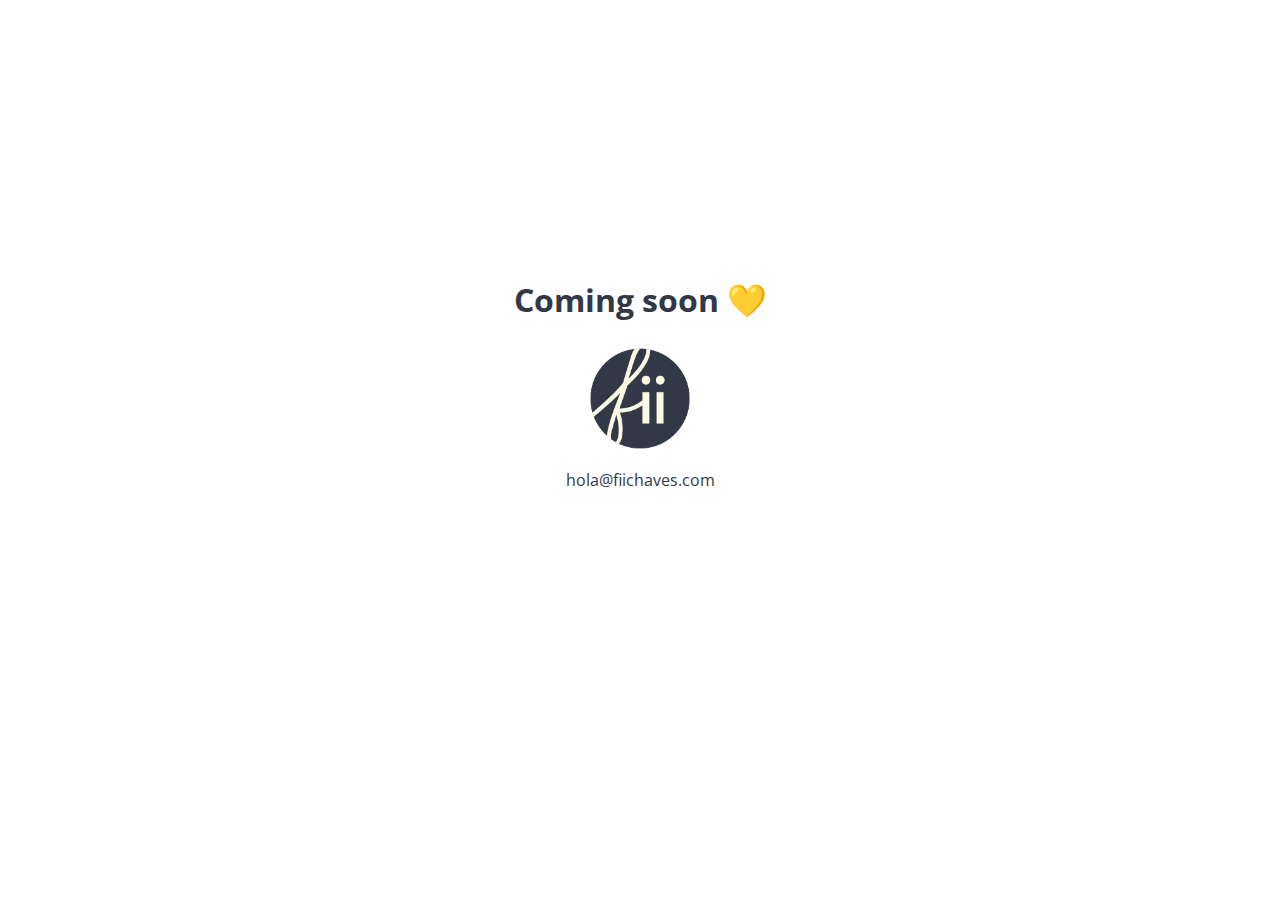
<file: index.html>
<head>
    <link rel="preconnect" href="https://fonts.gstatic.com">
    <link href="https://fonts.googleapis.com/css2?family=Open+Sans:wght@700&display=swap" rel="stylesheet">
    <link rel="stylesheet" href="style.css">
</head>
<body>
    <div class="content">
        <h1>Coming soon &#128155;</h1>
        <div class="logo">
            <img src="fiimini@3x.png">
        </div>
        <div class="mail">
            <a href="mailto:hola@fiichaves.com">hola@fiichaves.com</a>
        </div>
    </div>
</body>
</file>
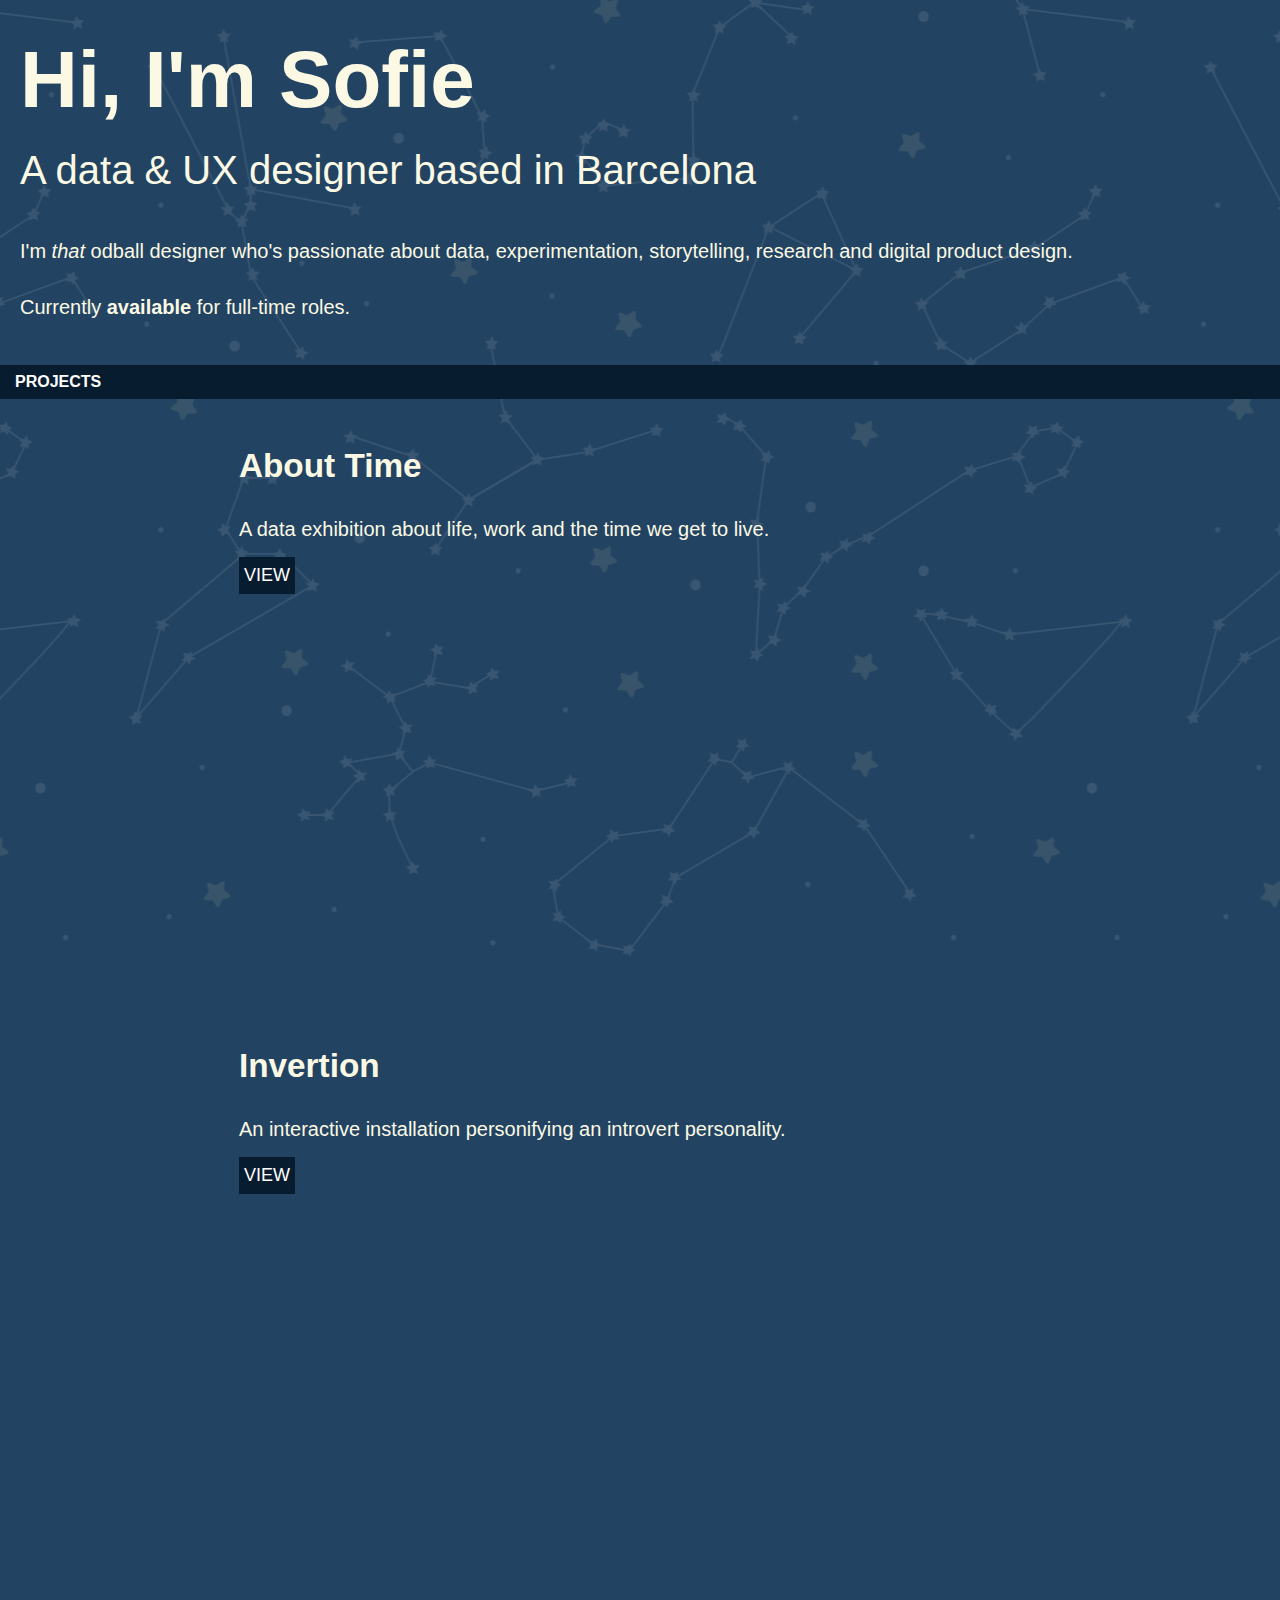
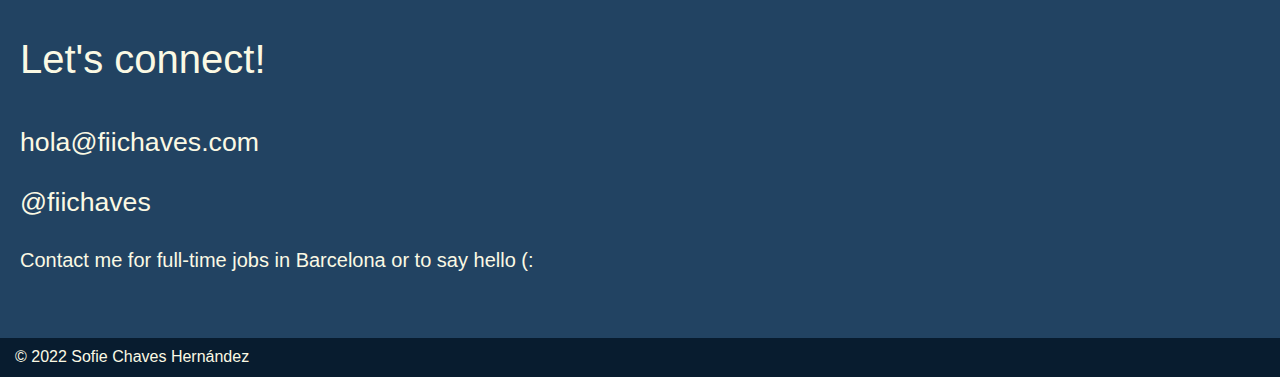
<file: 2022/index.html>
<head>
    <link rel="preconnect" href="https://fonts.gstatic.com">
    <link href="font/proximanova/proxima_nova_light.woff" rel="stylesheet">
    <link href="font/proximanova/proxima_nova_lightitalic.woff"
        rel="stylesheet">
    <link href="font/proximanova/proxima_nova_bold.woff" rel="stylesheet">
    <link href="font/proximanova/proxima_nova_bolditalic.woff" rel="stylesheet">
    <link type="text/css" rel="stylesheet" href="css/grid/simple-grid.css"
        media="screen,projection" />
    <link rel="stylesheet" href="css/style.css">

</head>

<body>
    <div class="content">
        <section id="header">
            <h1>Hi, I'm Sofie</h1>
            <h2>A data & UX designer based in Barcelona</h2>
            <p>I'm <em>that</em> odball designer who's passionate about data,
                experimentation, storytelling, research and digital product
                design.</p>
            <p>Currently <b><a href="mailto:hola@fiichaves.com">available</a></b> for full-time roles.</p>
        </section>

        <section id="projects">
            <div class="section-bar">
                <h3>Projects</h3>
            </div>

            <div id="about-time" class="project">
                <div class="row">
                    <div class="col-2">

                    </div>
                    <div class="col-10">
                        <h3>About Time</h3>
                        <p>A data exhibition about life, work and the time we get to live.</p>
                        <a><button>View</button></a>
                    </div>
                </div>
            </div>

            <div id="invertion" class="project">
                <div class="row">
                    <div class="col-2">

                    </div>
                    <div class="col-10">
                        <h3>Invertion</h3>
                        <p>An interactive installation personifying an introvert personality.</p>
                        <a><button>View</button></a>
                    </div>
                </div>
            </div>

        </section>

        <section id="contact">
            <h2>Let's connect!</h2>
            <p>
                <a href="mailto:hola@fiichaves.com">hola@fiichaves.com</a>
            </p>
            <p>
                <a href="https://www.instagram.com/fiichaves/">@fiichaves</a>
            </p>
            <p>Contact me for full-time jobs in Barcelona or to say hello (:</p>
        </section>
        <footer class="section-bar">
            <p>© 2022 Sofie Chaves Hernández</p>
        </footer>
    </div>
</body>
</file>
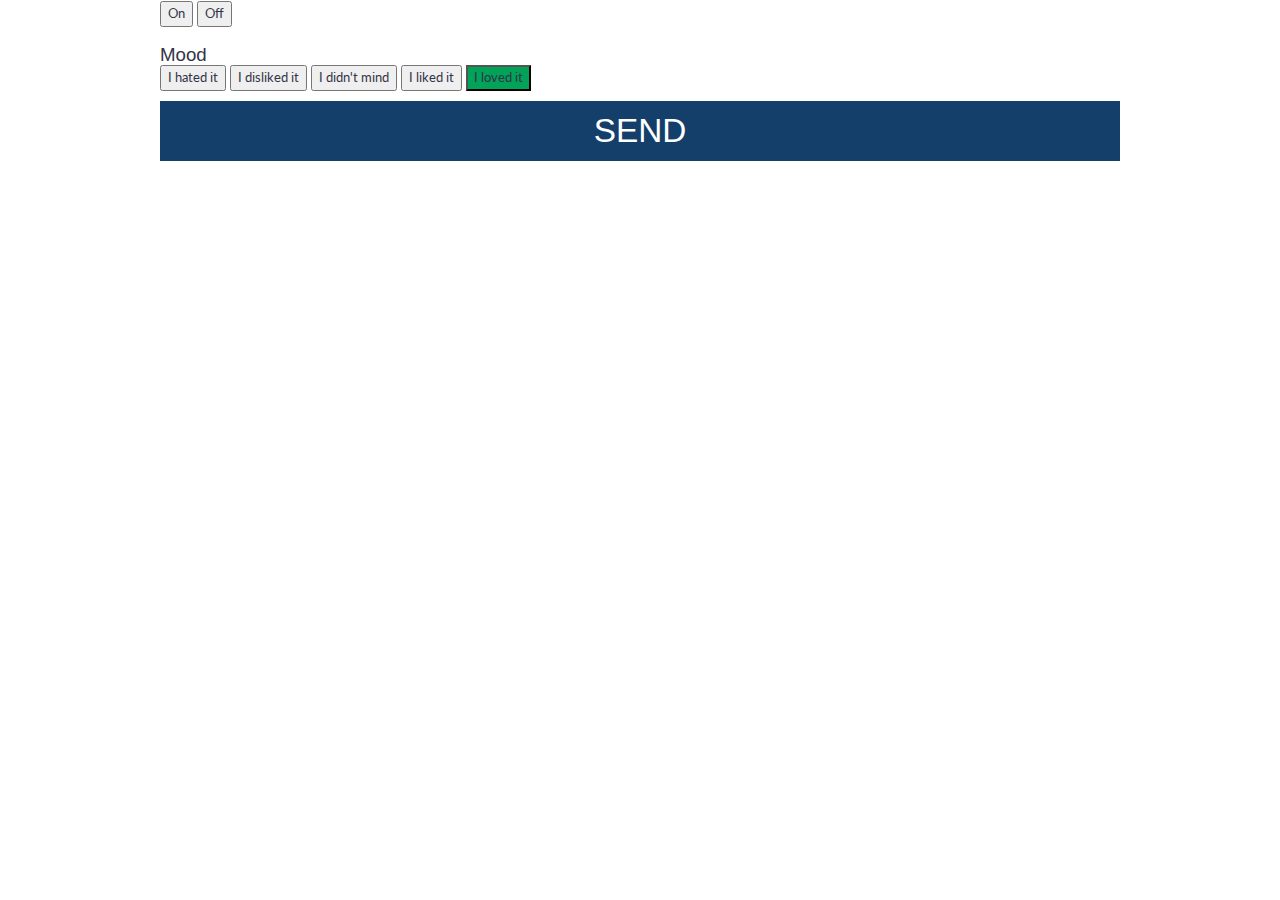
<file: expo/remote.html>
<!DOCTYPE html>
<html>

<head>
    <!--Fonts-->
    <!--link href="font/HelveticaNeue.ttc"-->
    <link type="text/css" rel="stylesheet" href="css/grid/simple-grid.css"
        media="screen,projection" />
    <link type="text/css" rel="stylesheet" href="css/style.css"
        media="screen,projection" />

    <!--Let browser know website is optimized for mobile-->
    <meta name="viewport" content="width=device-width, initial-scale=1.0" />
</head>

<body>
    <div id="vote-container" class="container">
        <div>
            <button id="on-btn" class="remote-btn" onclick="">
                On
            </button>
            <button id="off-btn" class="remote-btn active" onclick="">
                Off
            </button>
        </div>
        <div>
            <p id="vote-label">Mood</p>
            <button id="mood-btn-01" class="remote-btn mood-r-btn" onclick="setParams(this.id, 0)">
                I hated it
            </button>
            <button id="mood-btn-02" class="remote-btn mood-r-btn" onclick="setParams(this.id, 1)">
                I disliked it
            </button>
            <button id="mood-btn-03" class="remote-btn mood-r-btn" onclick="setParams(this.id, 2)">
                I didn't mind
            </button>
            <button id="mood-btn-04" class="remote-btn mood-r-btn" onclick="setParams(this.id, 3)">
                I liked it
            </button>
            <button id="mood-btn-05" class="remote-btn mood-r-btn active" onclick="setParams(this.id, 4)">
                I loved it
            </button>
        </div>

        <button id="submit" onclick="submitMood()">
            <div>Send</div>
        </button>

    </div>
    <!--JavaScript at end of body for optimized loading-->
    <script src="https://code.jquery.com/jquery-3.6.0.min.js"
        integrity="sha256-/xUj+3OJU5yExlq6GSYGSHk7tPXikynS7ogEvDej/m4="
        crossorigin="anonymous"></script>
    <script src="js/override.js"></script>
</body>

</html>
</file>
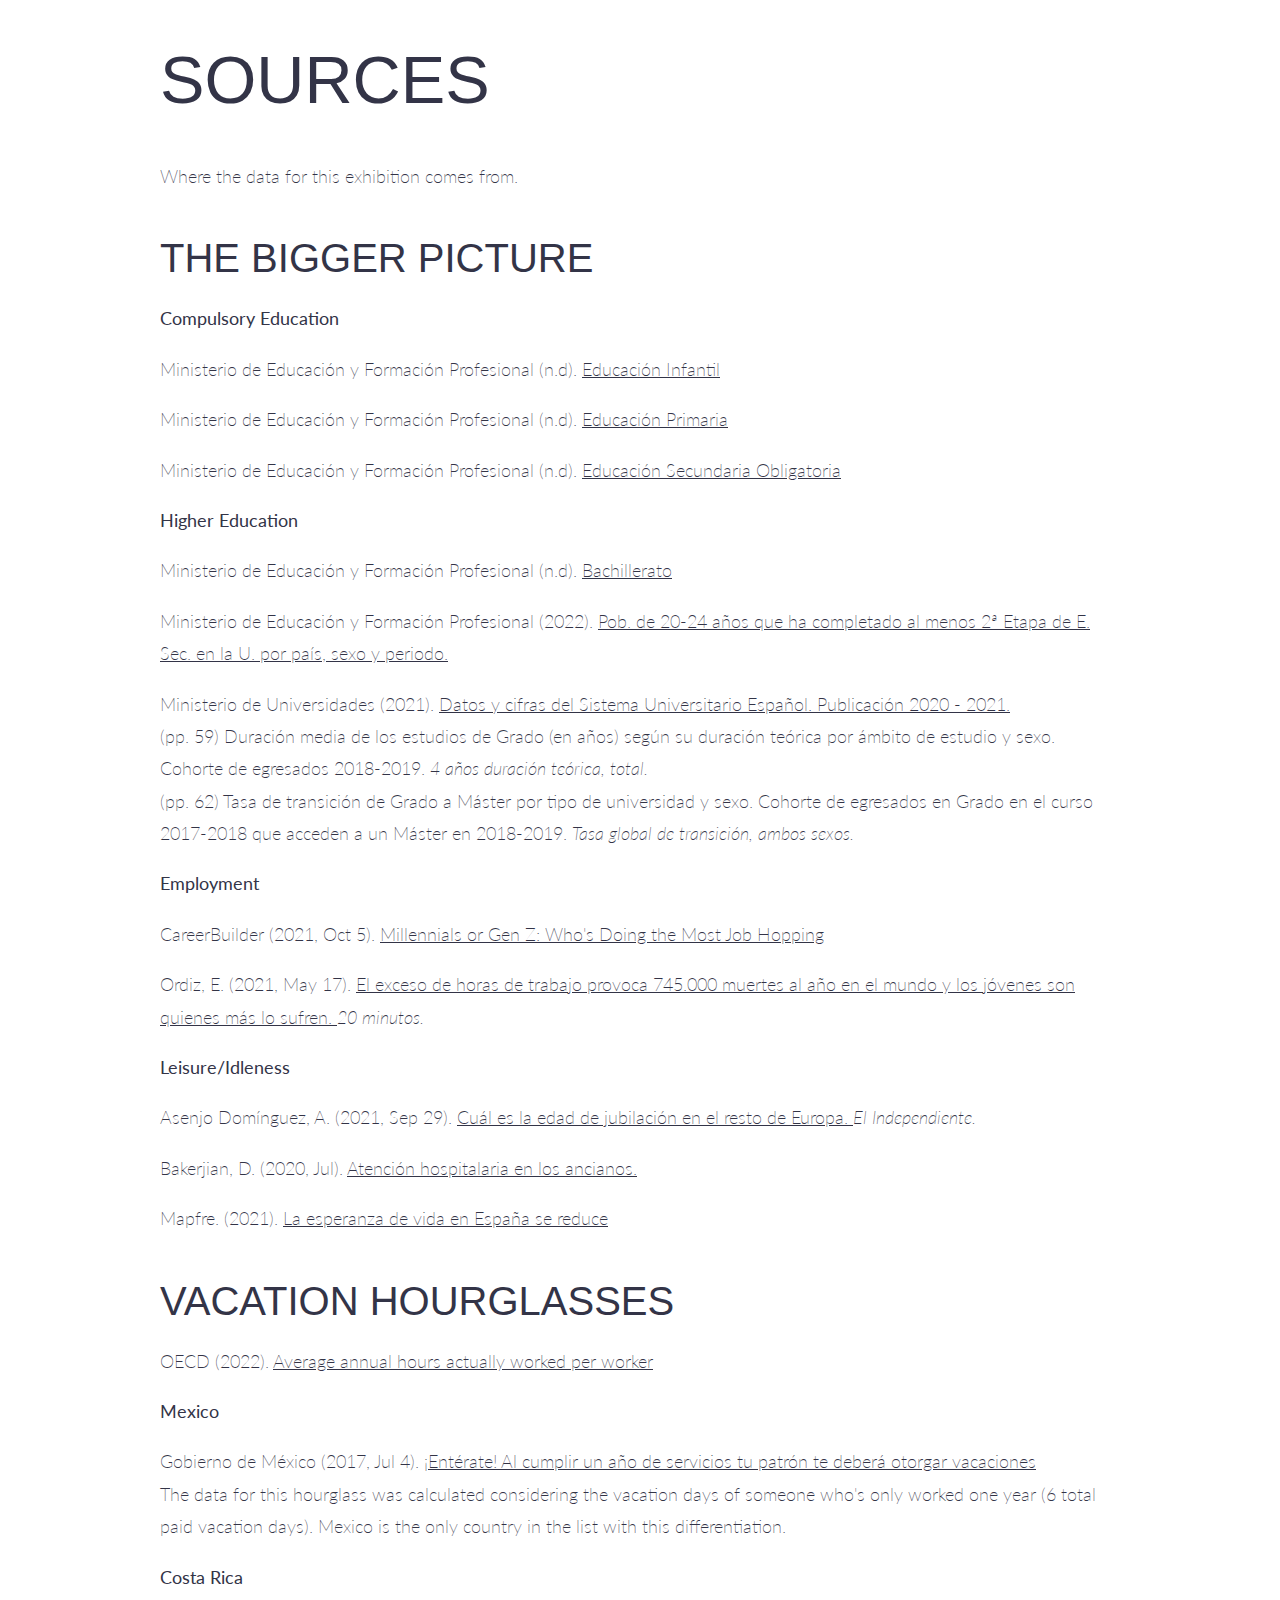
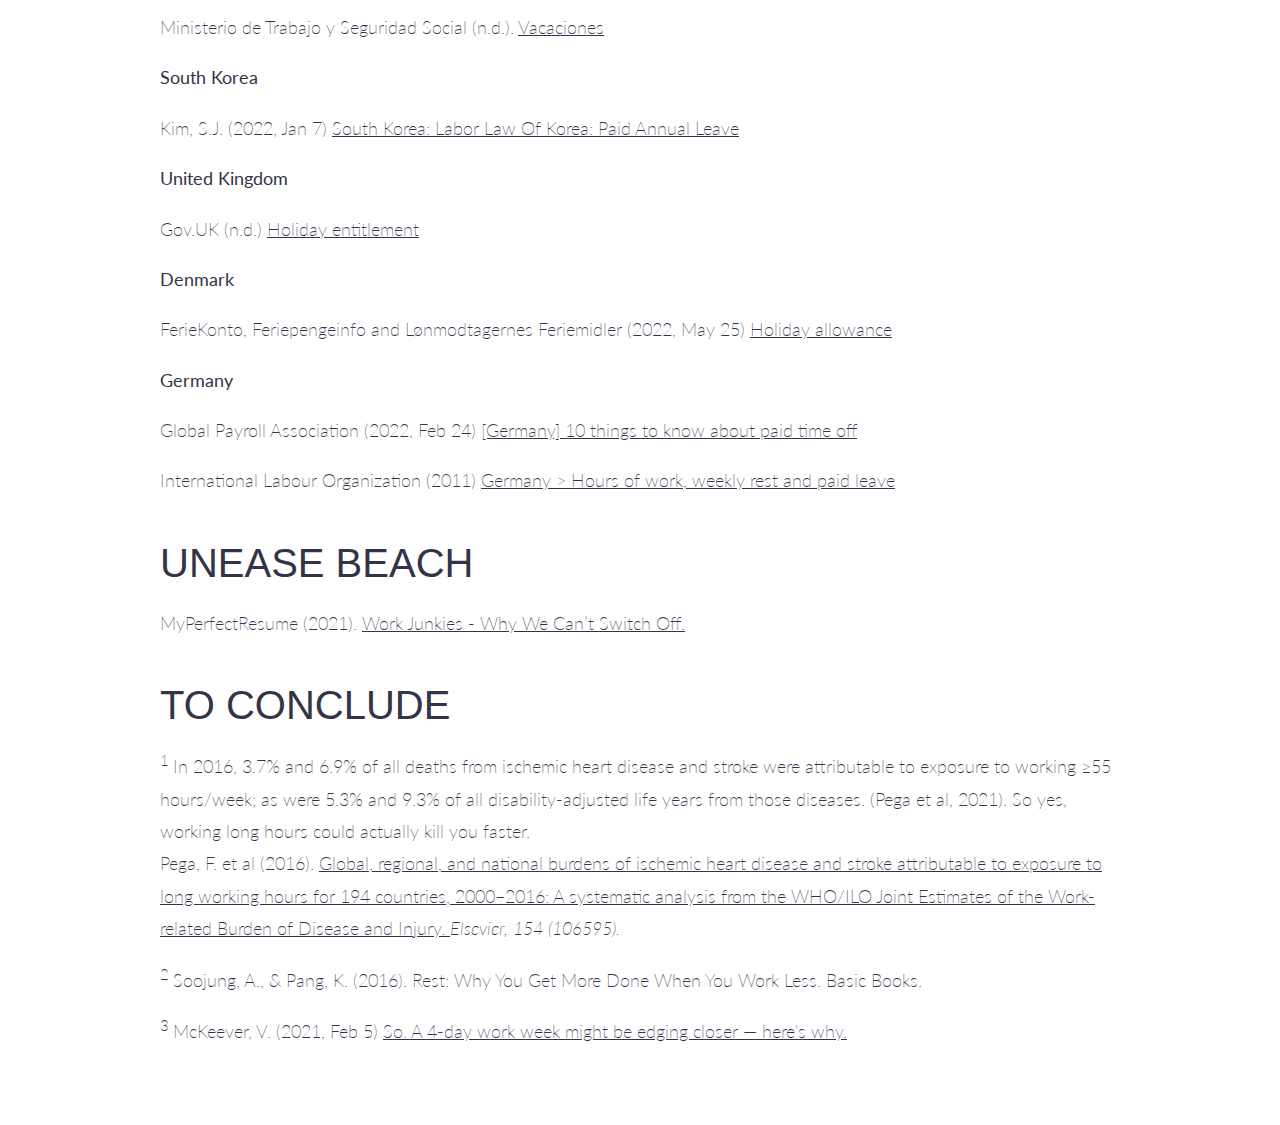
<file: expo/sources.html>
<!DOCTYPE html>
<html>
  <head>
    <!--Fonts-->
    <link type="text/css" rel="stylesheet" href="font/HelveticaNeue.ttf">
    <link type="text/css" rel="stylesheet" href="font/HelveticaNeue.woff">
    <link type="text/css" rel="stylesheet" href="css/grid/simple-grid.css"  media="screen,projection"/>
    <link type="text/css" rel="stylesheet" href="css/style.css"  media="screen,projection"/>

    <!--Let browser know website is optimized for mobile-->
    <meta name="viewport" content="width=device-width, initial-scale=1.0"/>
  </head>

  <body>
      <div id="sources" class="container">
          <section>
            <p id="sources-head">Sources</p>
            <p class="sources-desc">Where the data for this exhibition comes from.</p>
          </section>

          <section id="biggerpicture">
            <p class="sources-subhead">The Bigger Picture</p>
            <p class="sources-desc"><b>Compulsory Education</b></p>
            <p class="sources-link">
                Ministerio de Educación y Formación Profesional (n.d). <a target="_blank" href="https://educagob.educacionyfp.gob.es/ensenanzas/infantil.html">
                    Educación Infantil
                </a>
            </p>
            <p class="sources-link">
                Ministerio de Educación y Formación Profesional (n.d). <a target="_blank" href="https://educagob.educacionyfp.gob.es/ensenanzas/primaria.html">
                    Educación Primaria
                </a>
            </p>
            <p class="sources-link">
                Ministerio de Educación y Formación Profesional (n.d). <a target="_blank" href="https://educagob.educacionyfp.gob.es/ensenanzas/secundaria.html">
                    Educación Secundaria Obligatoria
                </a>
            </p>

            <p class="sources-desc"><b>Higher Education</b></p>
            <p class="sources-link">
                Ministerio de Educación y Formación Profesional (n.d). 
                <a target="_blank" href="https://educagob.educacionyfp.gob.es/ensenanzas/bachillerato.html">Bachillerato</a>
            </p>
            <p class="sources-link">
                Ministerio de Educación y Formación Profesional (2022). 
                <a target="_blank" href="http://estadisticas.mecd.gob.es/EducaJaxiPx/Datos.htm?path=/laborales/epa/nivfor//l0/&file=nivfor_3_02.px&type=pcaxis">
                    Pob. de 20-24 años que ha completado al menos 2ª Etapa de E. Sec. en la U. por país, sexo y periodo.
                </a>
            </p>
            <p class="sources-link">
                Ministerio de Universidades (2021). 
                <a target="_blank" href="https://www.universidades.gob.es/stfls/universidades/Estadisticas/ficheros/Datos_y_Cifras_2020-21.pdf">
                    Datos y cifras del Sistema Universitario Español. Publicación 2020 - 2021.
                </a> 
                <br>(pp. 59)  Duración media de los estudios de Grado (en años) según su duración teórica por ámbito de estudio y sexo.
                Cohorte de egresados 2018-2019. <i>4 años duración teórica, total.</i>
                <br>(pp. 62) Tasa de transición de Grado a Máster por tipo de universidad y sexo. Cohorte de egresados en Grado en el
                curso 2017-2018 que acceden a un Máster en 2018-2019. <i>Tasa global de transición, ambos sexos.</i>
            </p>

            <p class="sources-desc"><b>Employment</b></p>
            <p class="sources-link">
                CareerBuilder (2021, Oct 5). 
                <a target="_blank" href="https://www.careerbuilder.com/advice/how-long-should-you-stay-in-a-job">
                    Millennials or Gen Z: Who's Doing the Most Job Hopping
                </a>
            </p>
            <p class="sources-link">
                Ordiz, E. (2021, May 17). 
                <a target="_blank" href="https://www.20minutos.es/noticia/4699153/0/muertes-jornadas-laborales-abusivas-jovenes-colectivo-sufre/">
                    El exceso de horas de trabajo provoca 745.000 muertes al año en el mundo y los jóvenes son quienes más lo sufren.
                </a>
                <i>20 minutos.</i>
            </p>

            <p class="sources-desc"><b>Leisure/Idleness</b></p>
            <p class="sources-link">
                Asenjo Domínguez, A. (2021, Sep 29). 
                <a target="_blank" href="https://www.elindependiente.com/economia/2021/09/28/cual-es-la-edad-de-jubilacion-en-el-resto-de-europa/#:~:text=En%20Espa%C3%B1a%2C%20la%20edad%20legal,es%20de%2064%2C6%20a%C3%B1os.">
                    Cuál es la edad de jubilación en el resto de Europa.
                </a>
                <i>El Independiente.</i>
            </p>
            <p class="sources-link">
                Bakerjian, D. (2020, Jul). 
                <a target="_blank" href="https://www.msdmanuals.com/es/professional/geriatr%C3%ADa/prestaci%C3%B3n-de-la-atenci%C3%B3n-a-los-ancianos/atenci%C3%B3n-hospitalaria-en-los-ancianos">
                    Atención hospitalaria en los ancianos.
                </a>
            </p>
            <p class="sources-link">
                Mapfre. (2021). 
                <a target="_blank" href="https://www.jubilacionypension.com/jubilacion/guia/la-esperanza-vida-crece-la-crisis-espana/#:~:text=%C2%BFCu%C3%A1l%20es%20la%20esperanza%20de,%2C%20de%2085%2C06%20a%C3%B1os.">
                    La esperanza de vida en España se reduce
                </a>
            </p>
          </section>

          <section id="hourglasses">
            <p class="sources-subhead">Vacation Hourglasses</p>
            <p class="sources-link">
                OECD (2022). <a target="_blank" href="https://stats.oecd.org/index.aspx?DataSetCode=ANHRS">
                    Average annual hours actually worked per worker
                </a>
            </p>

            <p class="sources-desc"><b>Mexico</b></p>
            <p class="sources-link">
                Gobierno de México (2017, Jul 4). <a target="_blank" href="https://www.gob.mx/profedet/articulos/sabias-que-una-de-las-prestaciones-que-tienes-como-trabajador-es-tu-derecho-a-vacaciones?idiom=es#:~:text=De%20conformidad%20con%20la%20Ley,cada%20a%C3%B1o%20subsecuente%20de%20servicios.">
                    ¡Entérate! Al cumplir un año de servicios tu patrón te deberá otorgar vacaciones
                </a>
                <br>The data for this hourglass was calculated considering the vacation days of someone who's only worked one year (6 total paid vacation days). Mexico is the only country in the list with this differentiation.
            </p>

            <p class="sources-desc"><b>Costa Rica</b></p>
            <p class="sources-link">
                Ministerio de Trabajo y Seguridad Social (n.d.). <a target="_blank" href="https://www.mtss.go.cr/temas-laborales/03_vacaciones.pdf">
                    Vacaciones
                </a>
            </p>

            <p class="sources-desc"><b>South Korea</b></p>
            <p class="sources-link">
                Kim, S.J. (2022, Jan 7) <a target="_blank" href="https://www.mondaq.com/employee-benefits-compensation/1148778/labor-law-of-korea-paid-annual-leave">
                    South Korea: Labor Law Of Korea: Paid Annual Leave
                </a>
            </p>

            <p class="sources-desc"><b>United Kingdom</b></p>
            <p class="sources-link">
                Gov.UK (n.d.) <a target="_blank" href="https://www.gov.uk/holiday-entitlement-rights">
                    Holiday entitlement
                </a>
            </p>

            <p class="sources-desc"><b>Denmark</b></p>
            <p class="sources-link">
                FerieKonto, Feriepengeinfo and Lønmodtagernes Feriemidler (2022, May 25) <a target="_blank" href="https://lifeindenmark.borger.dk/working/holiday-allowance-ny/holiday-allowance">
                    Holiday allowance
                </a>
            </p>

            <p class="sources-desc"><b>Germany</b></p>
            <p class="sources-link">
                Global Payroll Association (2022, Feb 24) <a target="_blank" href="https://globalpayrollassociation.com/blogs/emea-1/germany-10-things-to-know-about-paid-time-off">
                    [Germany] 10 things to know about paid time off
                </a>
            </p>
            <p class="sources-link">
                International Labour Organization (2011) <a target="_blank" href="https://www.ilo.org/dyn/natlex/natlex4.detail?p_lang=&p_isn=42191&p_classification=13.01">
                    Germany > Hours of work, weekly rest and paid leave
                </a>
            </p>

          </section>

          <section id="uneasebeach">
            <p class="sources-subhead">Unease Beach</p>
            <p class="sources-link">
                MyPerfectResume (2021). <a target="_blank" href="https://www.myperfectresume.com/career-center/careers/basics/work-junkies">
                    Work Junkies - Why We Can’t Switch Off.
                </a>
            </p>
          </section>

          <section id="end">
            <p class="sources-subhead">To conclude</p>
            <p class="sources-link">
                <sup>1 </sup>In 2016, 3.7% and 6.9% of all deaths from ischemic heart disease and stroke were attributable to exposure to working ≥55 hours/week; as were 5.3% and 9.3% of all disability-adjusted life years from those diseases. (Pega et al, 2021). So yes, working long hours could actually kill you faster.
                <br>
                Pega, F. et al (2016). <a target="_blank" href="https://doi.org/10.1016/j.envint.2021.106595">
                    Global, regional, and national burdens of ischemic heart disease and stroke attributable to exposure to long working hours for 194 countries, 2000–2016: A systematic analysis from the WHO/ILO Joint Estimates of the Work-related Burden of Disease and Injury. 
                </a>
                <i>Elsevier, 154 (106595).</i>
            </p>
            <p class="sources-link">
                <sup>2 </sup>
                Soojung, A., & Pang, K. (2016). 
                Rest: Why You Get More Done When You Work Less. Basic Books.
            </p>
            <p class="sources-link">
                <sup>3 </sup>
                McKeever, V. (2021, Feb 5) <a target="_blank" href="https://www.cnbc.com/2021/02/05/covid-may-have-pushed-us-closer-to-a-four-day-working-week.html">
                    So. A 4-day work week might be edging closer — here's why. 
                </a>
            </p>
          </section>
      </div>
      <!--JavaScript at end of body for optimized loading-->
      <script
        src="https://code.jquery.com/jquery-3.6.0.min.js"
        integrity="sha256-/xUj+3OJU5yExlq6GSYGSHk7tPXikynS7ogEvDej/m4="
        crossorigin="anonymous"></script>
      <script src="js/script.js"></script>
  </body>
</html>
</file>
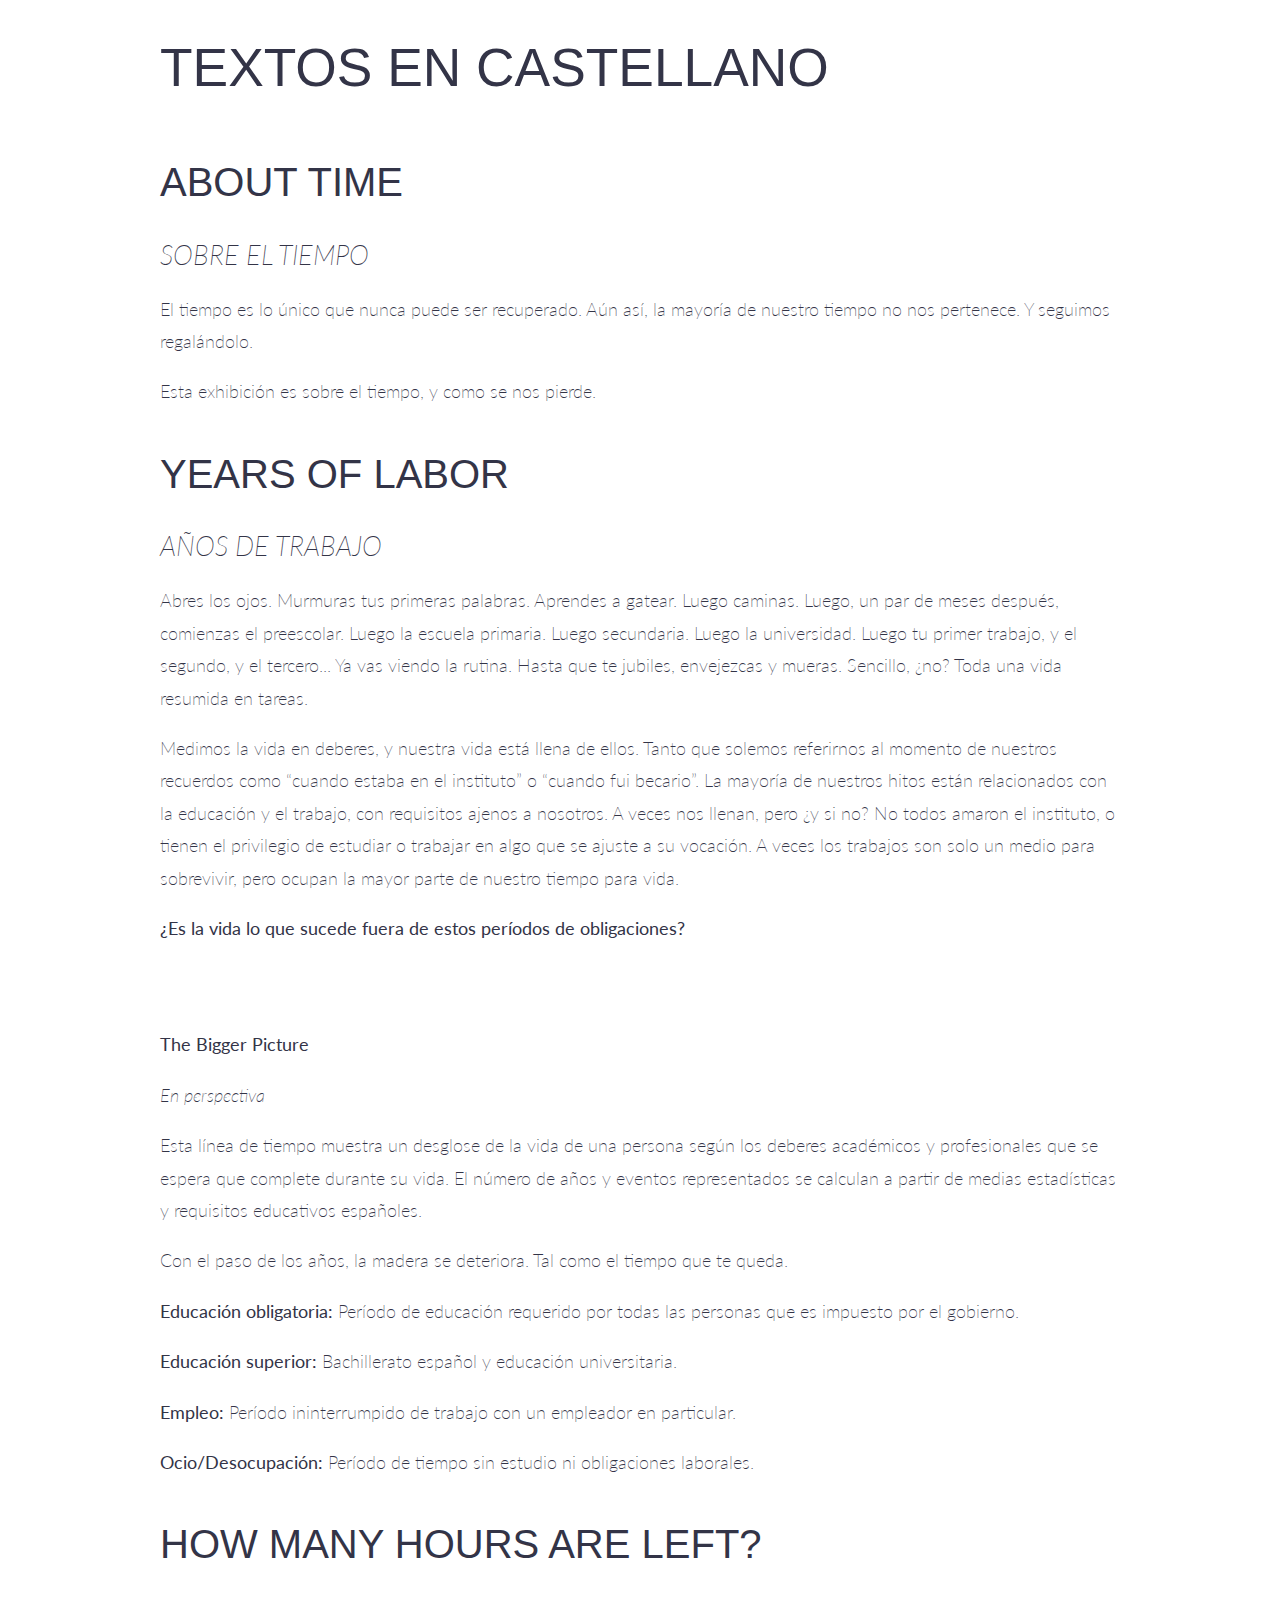
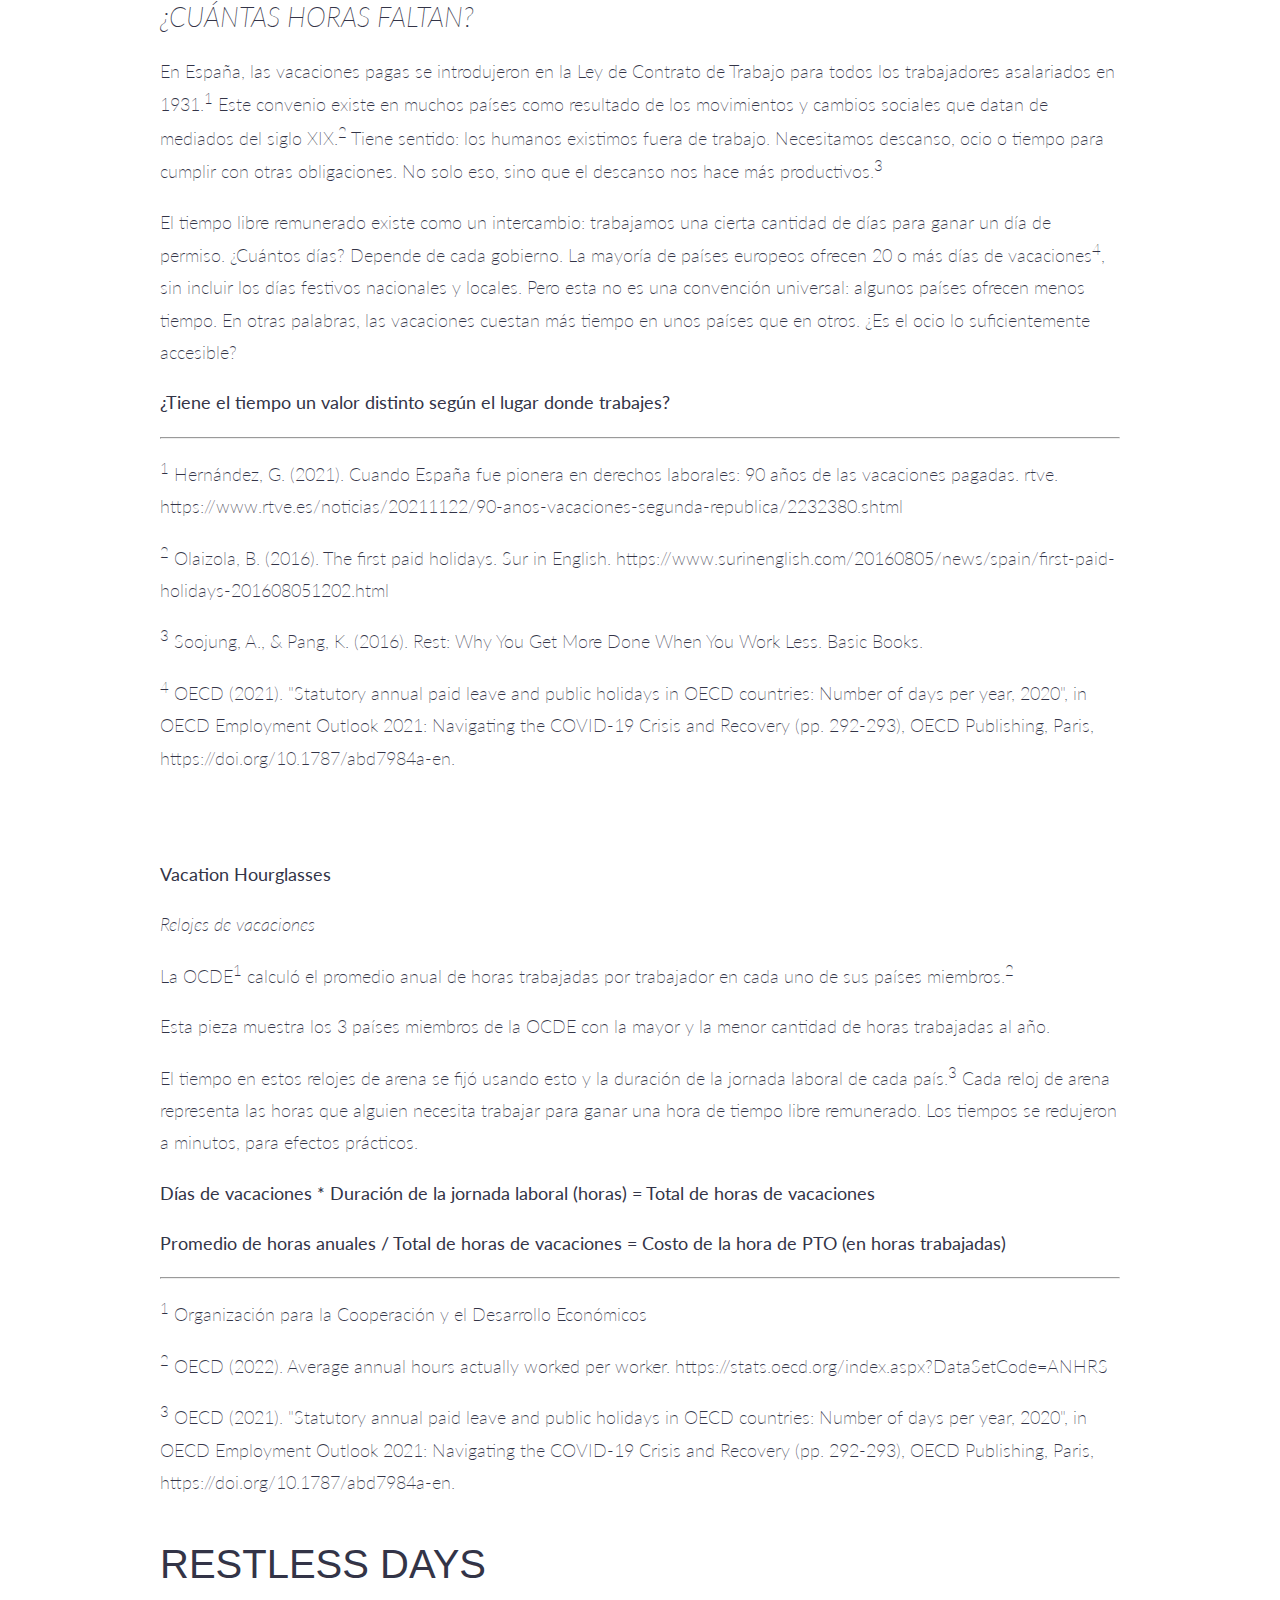
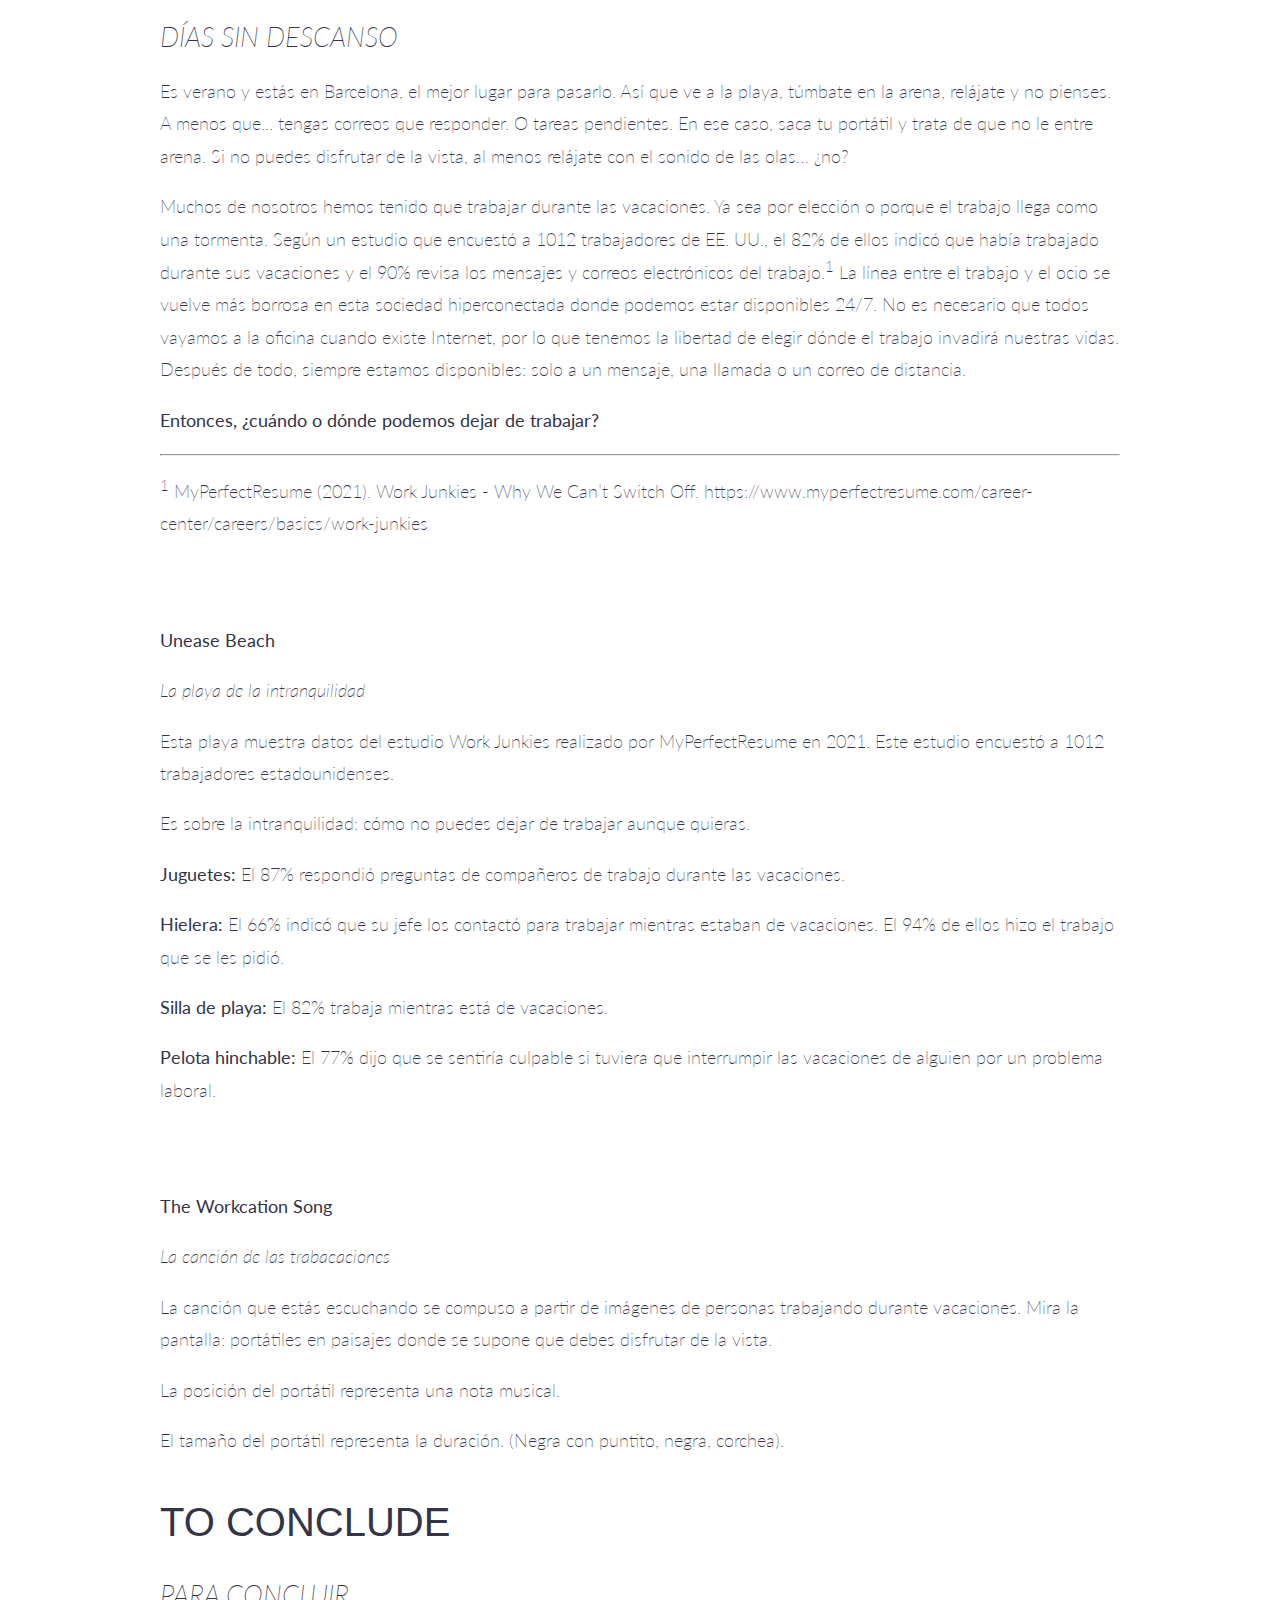
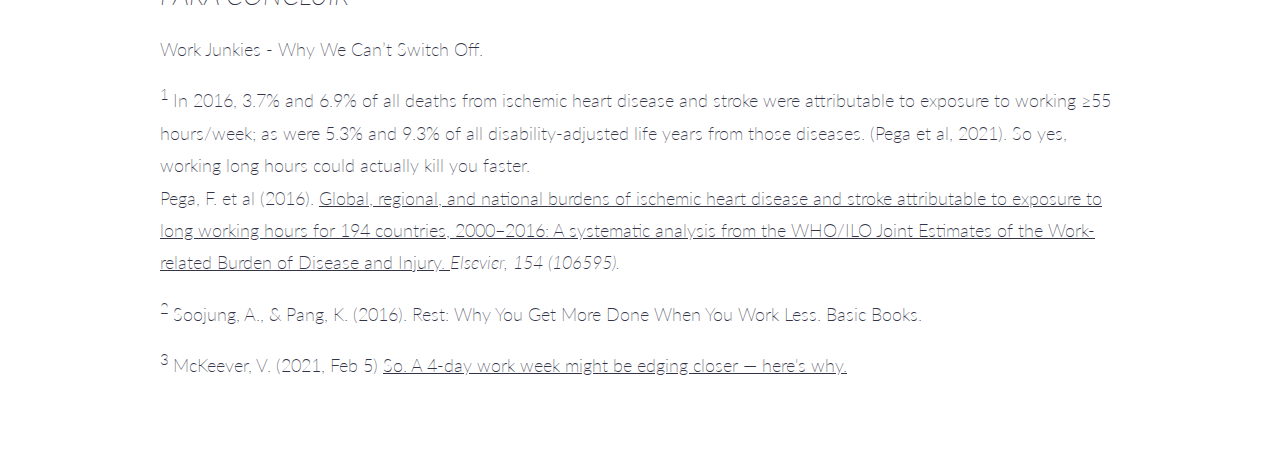
<file: expo/spanish.html>
<!DOCTYPE html>
<html>

<head>
    <!--Fonts-->
    <link type="text/css" rel="stylesheet" href="font/HelveticaNeue.ttf">
    <link type="text/css" rel="stylesheet" href="font/HelveticaNeue.woff">
    <link type="text/css" rel="stylesheet" href="css/grid/simple-grid.css"
        media="screen,projection" />
    <link type="text/css" rel="stylesheet" href="css/style.css"
        media="screen,projection" />

    <!--Let browser know website is optimized for mobile-->
    <meta name="viewport" content="width=device-width, initial-scale=1.0" />
</head>

<body>
    <div id="sources" class="container">
        <section>
            <p id="spanish-head">Textos en castellano</p>
        </section>

        <section id="abouttime">
            <p class="sources-subhead">About Time</p>
            <p class="spanish-subtitle"><i>Sobre el tiempo</i></p>
            <p class="sources-link">
                El tiempo es lo único que nunca puede ser recuperado. Aún así,
                la mayoría de nuestro tiempo no nos pertenece. Y seguimos
                regalándolo.
            </p>
            <p class="sources-link">
                Esta exhibición es sobre el tiempo, y como se nos pierde.
            </p>
        </section>

        <section id="yearsoflabor">
            <p class="sources-subhead">Years of Labor</p>
            <p class="spanish-subtitle"><i>Años de trabajo</i></p>
            <p class="sources-link">
                Abres los ojos. Murmuras tus primeras palabras. Aprendes a
                gatear. Luego caminas. Luego, un par de meses después, comienzas
                el preescolar. Luego la escuela primaria. Luego secundaria.
                Luego la universidad. Luego tu primer trabajo, y el segundo, y
                el tercero... Ya vas viendo la rutina. Hasta que te jubiles,
                envejezcas y mueras. Sencillo, ¿no? Toda una vida resumida en
                tareas.
            </p>
            <p class="sources-link">
                Medimos la vida en deberes, y nuestra vida está llena de ellos.
                Tanto que solemos referirnos al momento de nuestros recuerdos
                como “cuando estaba en el instituto” o “cuando fui becario”. La
                mayoría de nuestros hitos están relacionados con la educación y
                el trabajo, con requisitos ajenos a nosotros. A veces nos
                llenan, pero ¿y si no? No todos amaron el instituto, o tienen el
                privilegio de estudiar o trabajar en algo que se ajuste a su
                vocación. A veces los trabajos son solo un medio para
                sobrevivir, pero ocupan la mayor parte de nuestro tiempo para
                vida.
            </p>
            <p><strong>¿Es la vida lo que sucede fuera de estos períodos de
                    obligaciones?</strong></p>

            <br><br>

            <p class="sources-desc"><b>The Bigger Picture</b></p>
            <p class="sources-desc"><i>En perspectiva</i></p>
            <p class="sources-link">
                Esta línea de tiempo muestra un desglose de la vida de una
                persona según los deberes académicos y profesionales que se
                espera que complete durante su vida. El número de años y eventos
                representados se calculan a partir de medias estadísticas y
                requisitos educativos españoles.
            </p>
            <p class="sources-link">
                Con el paso de los años, la madera se deteriora. Tal como el
                tiempo que te queda.
            </p>
            <p class="sources-link">
                <strong>Educación obligatoria:</strong> Período de educación
                requerido por todas las personas que es impuesto por el
                gobierno.
            </p>
            <p class="sources-link">
                <strong>Educación superior:</strong> Bachillerato español y
                educación universitaria.
            </p>
            <p class="sources-link">
                <strong>Empleo:</strong> Período ininterrumpido de trabajo con
                un empleador en particular.
            </p>
            <p class="sources-link">
                <strong>Ocio/Desocupación:</strong> Período de tiempo sin
                estudio ni obligaciones laborales.
            </p>

        </section>

        <section id="hoursleft">
            <p class="sources-subhead">How many hours are left?</p>
            <p class="spanish-subtitle"><i>¿Cuántas horas faltan?</i></p>
            <p class="sources-link">
                En España, las vacaciones pagas se introdujeron en la Ley de
                Contrato de Trabajo para todos los trabajadores asalariados en
                1931.<sup>1</sup> Este convenio existe en muchos países como
                resultado de
                los movimientos y cambios sociales que datan de mediados del
                siglo XIX.<sup>2</sup> Tiene sentido: los humanos existimos
                fuera de
                trabajo. Necesitamos descanso, ocio o tiempo para cumplir con
                otras obligaciones. No solo eso, sino que el descanso nos hace
                más productivos.<sup>3</sup>
            </p>
            <p class="sources-link">
                El tiempo libre remunerado existe como un intercambio:
                trabajamos una cierta cantidad de días para ganar un día de
                permiso. ¿Cuántos días? Depende de cada gobierno. La mayoría de
                países europeos ofrecen 20 o más días de vacaciones<sup>4</sup>,
                sin
                incluir los días festivos nacionales y locales. Pero esta no es
                una convención universal: algunos países ofrecen menos tiempo.
                En otras palabras, las vacaciones cuestan más tiempo en unos
                países que en otros. ¿Es el ocio lo suficientemente accesible?
            </p>
            <p class="sources-link">
                <strong>¿Tiene el tiempo un valor distinto según el lugar donde
                    trabajes?</strong>
            </p>
            <div class="footnotes">
                <hr>
                <p class="sources-link">
                    <sup>1</sup> Hernández, G. (2021). Cuando España fue pionera
                    en derechos laborales: 90 años de las vacaciones pagadas.
                    rtve.
                    https://www.rtve.es/noticias/20211122/90-anos-vacaciones-segunda-republica/2232380.shtml
                </p>
                <p class="sources-link">
                    <sup>2</sup> Olaizola, B. (2016). The first paid holidays.
                    Sur in English.
                    https://www.surinenglish.com/20160805/news/spain/first-paid-holidays-201608051202.html
                </p>
                <p class="sources-link">
                    <sup>3</sup> Soojung, A., & Pang, K. (2016). Rest: Why You
                    Get More Done When You Work Less. Basic Books.
                </p>
                <p class="sources-link">
                    <sup>4</sup> OECD (2021). "Statutory annual paid leave and
                    public holidays in OECD countries: Number of days per year,
                    2020", in OECD Employment Outlook 2021: Navigating the
                    COVID-19 Crisis and Recovery (pp. 292-293), OECD Publishing,
                    Paris, https://doi.org/10.1787/abd7984a-en.
                </p>
            </div>

            <br><br>

            <p class="sources-desc"><b>Vacation Hourglasses</b></p>
            <p class="sources-desc"><i>Relojes de vacaciones</i></p>
            <p class="sources-link">
                La OCDE<sup>1</sup> calculó el promedio anual de horas
                trabajadas por trabajador en cada uno de sus países
                miembros.<sup>2</sup>
            </p>
            <p class="sources-link">
                Esta pieza muestra los 3 países miembros de la OCDE con la mayor
                y la menor cantidad de horas trabajadas al año.
            </p>
            <p class="sources-link">
                El tiempo en estos relojes de arena se fijó usando esto y la
                duración de la jornada laboral de cada país.<sup>3</sup> Cada
                reloj de
                arena representa las horas que alguien necesita trabajar para
                ganar una hora de tiempo libre remunerado. Los tiempos se
                redujeron a minutos, para efectos prácticos.
            </p>
            <p class="sources-link">
                <strong>Días de vacaciones * Duración de la jornada laboral
                    (horas) = ​​Total de horas de vacaciones</strong>
            </p>
            <p class="sources-link">
                <strong>Promedio de horas anuales / Total de horas de vacaciones
                    = Costo de la hora de PTO (en horas trabajadas)
                </strong>
            </p>
            <div class="footnotes">
                <hr>
                <p class="sources-link">
                    <sup>1</sup> Organización para la Cooperación y el
                    Desarrollo
                    Económicos
                </p>
                <p class="sources-link">
                    <sup>2</sup> OECD (2022). Average annual hours actually
                    worked
                    per worker.
                    https://stats.oecd.org/index.aspx?DataSetCode=ANHRS
                </p>
                <p class="sources-link">
                    <sup>3</sup> OECD (2021). "Statutory annual paid leave and
                    public holidays in OECD countries: Number of days per year,
                    2020", in OECD Employment Outlook 2021: Navigating the
                    COVID-19
                    Crisis and Recovery (pp. 292-293), OECD Publishing, Paris,
                    https://doi.org/10.1787/abd7984a-en.
                </p>
            </div>
        </section>

        <section id="restlessdays">
            <p class="sources-subhead">Restless days</p>
            <p class="spanish-subtitle"><i>Días sin descanso</i></p>
            <p class="sources-link">
                Es verano y estás en Barcelona, el mejor lugar para pasarlo. Así
                que ve a la playa, túmbate en la arena, relájate y no pienses. A
                menos que... tengas correos que responder. O tareas pendientes.
                En ese caso, saca tu portátil y trata de que no le entre arena.
                Si no puedes disfrutar de la vista, al menos relájate con el
                sonido de las olas… ¿no?
            </p>
            <p class="sources-link">
                Muchos de nosotros hemos tenido que trabajar durante las
                vacaciones. Ya sea por elección o porque el trabajo llega como
                una tormenta. Según un estudio que encuestó a 1012 trabajadores
                de EE. UU., el 82% de ellos indicó que había trabajado durante
                sus vacaciones y el 90% revisa los mensajes y correos
                electrónicos del trabajo.<sup>1</sup> La línea entre el trabajo
                y el ocio
                se vuelve más borrosa en esta sociedad hiperconectada donde
                podemos estar disponibles 24/7. No es necesario que todos
                vayamos a la oficina cuando existe Internet, por lo que tenemos
                la libertad de elegir dónde el trabajo invadirá nuestras vidas.
                Después de todo, siempre estamos disponibles: solo a un mensaje,
                una llamada o un correo de distancia.
            </p>
            <p class="sources-link">
                <strong>Entonces, ¿cuándo o dónde podemos dejar de
                    trabajar?</strong>
            </p>
            <div class="footnotes">
                <hr>
                <p class="sources-link">
                    <sup>1</sup> MyPerfectResume (2021). Work Junkies - Why We
                    Can’t Switch Off.
                    https://www.myperfectresume.com/career-center/careers/basics/work-junkies
                </p>
            </div>

            <br><br>

            <p class="sources-desc"><b>Unease Beach</b></p>
            <p class="sources-desc"><i>La playa de la intranquilidad</i></p>
            <p class="sources-link">
                Esta playa muestra datos del estudio Work Junkies realizado por
                MyPerfectResume en 2021. Este estudio encuestó a 1012
                trabajadores estadounidenses.
            </p>
            <p class="sources-link">
                Es sobre la intranquilidad: cómo no puedes dejar de trabajar
                aunque quieras.
            </p>
            <p class="sources-link">
                <strong>Juguetes:</strong> El 87% respondió preguntas de
                compañeros de trabajo durante las vacaciones.
            </p>
            <p class="sources-link">
                <strong>Hielera:</strong> El 66% indicó que su jefe los contactó
                para trabajar mientras estaban de vacaciones.
                El 94% de ellos hizo el trabajo que se les pidió.
            </p>
            <p class="sources-link">
                <strong>Silla de playa:</strong> El 82% trabaja mientras está de
                vacaciones.
            </p>
            <p class="sources-link">
                <strong>Pelota hinchable:</strong> El 77% dijo que se sentiría
                culpable si tuviera que interrumpir las vacaciones de alguien
                por un problema laboral.
            </p>

            <br><br>

            <p class="sources-desc"><b>The Workcation Song</b></p>
            <p class="sources-desc"><i>La canción de las trabacaciones</i></p>
            <p class="sources-link">
                La canción que estás escuchando se compuso a partir de imágenes
                de personas trabajando durante vacaciones. Mira la pantalla:
                portátiles en paisajes donde se supone que debes disfrutar de la
                vista.
            </p>
            <p class="sources-link">
                La posición del portátil representa una nota musical.
            </p>
            <p class="sources-link">
                El tamaño del portátil representa la duración. (Negra con puntito, negra, corchea).
            </p>
        </section>

        <section id="end">
            <p class="sources-subhead">To conclude</p>
            <p class="spanish-subtitle"><i>Para concluir</i></p>
            <p class="sources-link">
                Work Junkies - Why We Can’t Switch Off.
            </p>

            <p class="sources-link">
                <sup>1 </sup>In 2016, 3.7% and 6.9% of all deaths from ischemic
                heart disease and stroke were attributable to exposure to
                working ≥55 hours/week; as were 5.3% and 9.3% of all
                disability-adjusted life years from those diseases. (Pega et al,
                2021). So yes, working long hours could actually kill you
                faster.
                <br>
                Pega, F. et al (2016). <a target="_blank"
                    href="https://doi.org/10.1016/j.envint.2021.106595">
                    Global, regional, and national burdens of ischemic heart
                    disease and stroke attributable to exposure to long working
                    hours for 194 countries, 2000–2016: A systematic analysis
                    from the WHO/ILO Joint Estimates of the Work-related Burden
                    of Disease and Injury.
                </a>
                <i>Elsevier, 154 (106595).</i>
            </p>
            <p class="sources-link">
                <sup>2 </sup>
                Soojung, A., & Pang, K. (2016).
                Rest: Why You Get More Done When You Work Less. Basic Books.
            </p>
            <p class="sources-link">
                <sup>3 </sup>
                McKeever, V. (2021, Feb 5) <a target="_blank"
                    href="https://www.cnbc.com/2021/02/05/covid-may-have-pushed-us-closer-to-a-four-day-working-week.html">
                    So. A 4-day work week might be edging closer — here's why.
                </a>
            </p>
        </section>
    </div>
    <!--JavaScript at end of body for optimized loading-->
    <script src="https://code.jquery.com/jquery-3.6.0.min.js"
        integrity="sha256-/xUj+3OJU5yExlq6GSYGSHk7tPXikynS7ogEvDej/m4="
        crossorigin="anonymous"></script>
    <script src="js/script.js"></script>
</body>

</html>
</file>
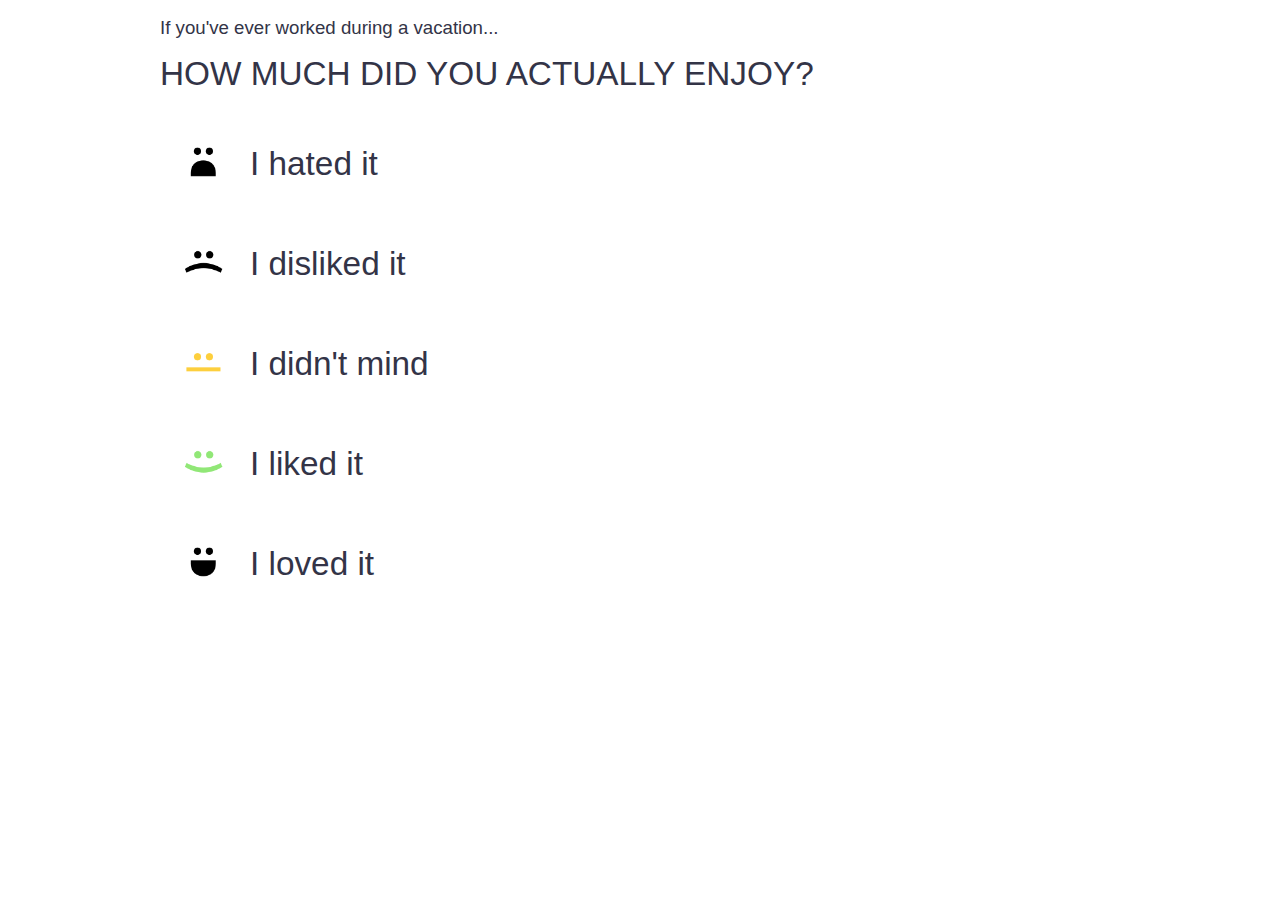
<file: expo/vote.html>
<!DOCTYPE html>
<html>
  <head>
    <!--Fonts-->
    <!--link href="font/HelveticaNeue.ttc"-->
    <link type="text/css" rel="stylesheet" href="css/grid/simple-grid.css"  media="screen,projection"/>
    <link type="text/css" rel="stylesheet" href="css/style.css"  media="screen,projection"/>

    <!--Let browser know website is optimized for mobile-->
    <meta name="viewport" content="width=device-width, initial-scale=1.0"/>
  </head>

  <body>
      <div id="vote-container" class="container">
          <div>
              <p id="vote-label">If you've ever worked during a vacation...</p>
              <p id="vote-question">How much did you actually enjoy?</p>
          </div>
          <div>
            <button id="mood-btn-01" class="mood-btn" onclick="moodBtn(this.id, 0)">
                <div><img src="img/moods/01-Saddest-Active.png"></div>
                <div class="btn-text">I hated it</div>
            </button>
            <button id="mood-btn-02" class="mood-btn" onclick="moodBtn(this.id, 1)">
                <div><img src="img/moods/02-Sad-Active.png"></div>
                <div class="btn-text">I disliked it</div>
            </button>
            <button id="mood-btn-03" class="mood-btn" onclick="moodBtn(this.id, 2)">
                <div><img src="img/moods/03-Meh-Active.png"></div>
                <div class="btn-text">I didn't mind</div>
            </button>
            <button id="mood-btn-04" class="mood-btn" onclick="moodBtn(this.id, 3)">
                <div><img src="img/moods/04-Happy-Active.png"></div>
                <div class="btn-text">I liked it</div>
            </button>
            <button id="mood-btn-05" class="mood-btn" onclick="moodBtn(this.id, 4)">
                <div><img src="img/moods/05-Happiest-Active.png"></div>
                <div class="btn-text">I loved it</div>
            </button>
            <button id="submit" class="hidden" onclick="vote()">
                <div>Vote</div>
            </button>
          </div>
      </div>
      <!--JavaScript at end of body for optimized loading-->
      <script
        src="https://code.jquery.com/jquery-3.6.0.min.js"
        integrity="sha256-/xUj+3OJU5yExlq6GSYGSHk7tPXikynS7ogEvDej/m4="
        crossorigin="anonymous"></script>
      <script src="js/script.js"></script>
  </body>
</html>
</file>
<file: style.css>
body {
    font-family: "Futura Std", "Open Sans", sans-serif;
    color: #323846;
}

.content {
    margin: auto;
    text-align: center;
    position: relative;
    top: 30vh;
}
.logo img {
    width: 100px;
}
.mail {
    margin-top: 20px;
}
.mail a {
    text-align: center;
    text-decoration: none;
    color: inherit;
}
.mail a:hover {
    color: #BEA7E5;
}
</file>
<file: 2022/css/grid/simple-grid.css>
@import url(https://fonts.googleapis.com/css?family=Lato:400,300,300italic,400italic,700,700italic);
html,
body {
  height: 100%;
  width: 100%;
  margin: 0;
  padding: 0;
  left: 0;
  top: 0;
  font-size: 100%;
}

* {
  font-family: "Lato", Helvetica, sans-serif;
  color: #333447;
  line-height: 1.5;
}

h1 {
  font-size: 2.5rem;
}

h2 {
  font-size: 2rem;
}

h3 {
  font-size: 1.375rem;
}

h4 {
  font-size: 1.125rem;
}

h5 {
  font-size: 1rem;
}

h6 {
  font-size: 0.875rem;
}

p {
  font-size: 1.125rem;
  font-weight: 200;
  line-height: 1.8;
}

.font-light {
  font-weight: 300;
}

.font-regular {
  font-weight: 400;
}

.font-heavy {
  font-weight: 700;
}

.left {
  text-align: left;
}

.right {
  text-align: right;
}

.center {
  text-align: center;
  margin-left: auto;
  margin-right: auto;
}

.justify {
  text-align: justify;
}

.hidden-sm {
  display: none;
}

.container {
  width: 98%;
  margin-left: auto;
  margin-right: auto;
}

@media only screen and (min-width: 33.75em) {
  .container {
    width: 80%;
  }
}

@media only screen and (min-width: 60em) {
  .container {
    width: 75%;
    max-width: 60rem;
  }
}

.row {
  position: relative;
  width: 100%;
}

.row [class^="col"] {
  float: left;
  margin: 0.5rem 2%;
  min-height: 0.125rem;
}

.row::after {
  content: "";
  display: table;
  clear: both;
}

.col-1,
.col-2,
.col-3,
.col-4,
.col-5,
.col-6,
.col-7,
.col-8,
.col-9,
.col-10,
.col-11,
.col-12 {
  width: 96%;
}

.col-1-sm {
  width: 4.33333%;
}

.col-2-sm {
  width: 12.66667%;
}

.col-3-sm {
  width: 21%;
}

.col-4-sm {
  width: 29.33333%;
}

.col-5-sm {
  width: 37.66667%;
}

.col-6-sm {
  width: 46%;
}

.col-7-sm {
  width: 54.33333%;
}

.col-8-sm {
  width: 62.66667%;
}

.col-9-sm {
  width: 71%;
}

.col-10-sm {
  width: 79.33333%;
}

.col-11-sm {
  width: 87.66667%;
}

.col-12-sm {
  width: 96%;
}

@media only screen and (min-width: 45em) {
  .col-1 {
    width: 4.33333%;
  }
  .col-2 {
    width: 12.66667%;
  }
  .col-3 {
    width: 21%;
  }
  .col-4 {
    width: 29.33333%;
  }
  .col-5 {
    width: 37.66667%;
  }
  .col-6 {
    width: 46%;
  }
  .col-7 {
    width: 54.33333%;
  }
  .col-8 {
    width: 62.66667%;
  }
  .col-9 {
    width: 71%;
  }
  .col-10 {
    width: 79.33333%;
  }
  .col-11 {
    width: 87.66667%;
  }
  .col-12 {
    width: 96%;
  }
  .hidden-sm {
    display: block;
  }
}
/*# sourceMappingURL=simple-grid.css.map */
</file>
<file: 2022/css/style.css>
* {
  font-family: "Proxima Nova Light", Helvetica, Arial, sans-serif;
}

body {
  background: #224362;
  background-image: url("../img/constellations.png");
  background-repeat: no-repeat;
  background-attachment: fixed;
  background-position: center;
  padding: 20px 0 0 0;
}

h1, h2, p, em, b {
  color: #FBF9E4;
}

h1 {
  font-family: "Proxima Nova Bold", Helvetica, Arial, sans-serif;
  font-size: 60pt;
  margin-bottom: 0;
}

h2 {
  font-size: 30pt;
  margin-top: 0;
  font-weight: 100;
}

p {
  font-size: 15pt;
  margin-bottom: 10px;
}

b a {
  text-decoration: none;
  font-family: "Proxima Nova Bold", Helvetica, Arial, sans-serif;
  font-weight: bold;
  color: #FBF9E4;
}

b a:hover {
  background-color: #081C2F;
}

#header {
  padding-left: 20px;
  margin-bottom: 40px;
}

.section-bar {
  background-color: #081C2F;
  padding: 5px 0 5px 15px;
}

.section-bar h3 {
  color: #FFFFFF;
  font-size: 12pt;
  text-transform: uppercase;
  font-family: "Proxima Nova Bold", Helvetica, Arial, sans-serif;
  margin: 0;
}

.section-bar p {
  font-size: 12pt;
  margin: 0;
}

.project {
  height: 600px;
}

.project h3 {
  color: #FBF9E4;
  font-family: "Proxima Nova Bold", Helvetica, Arial, sans-serif;
  font-size: 25pt;
  margin-bottom: 0;
}

.project button {
  background: #081C2F;
  border: none;
  color: #FFFFFF;
  font-family: "Proxima Nova Bold", Helvetica, Arial, sans-serif;
  text-transform: uppercase;
  font-size: 18px;
  padding: 5px;
}

.project button:hover {
  background-color: #FFDB45;
  color: #081C2F;
}

#about-time:hover {
  background-image: url("../img/project-headers/abouttime.JPG");
}

#invertion:hover {
  background-image: url("../img/project-headers/invertion.JPG");
}

#contact {
  padding: 30px 0 50px 20px;
}

#contact h2 {
  font-family: "Proxima Nova Bold", Helvetica, Arial, sans-serif;
}

#contact a {
  text-decoration: none;
  color: #FBF9E4;
  font-size: 20pt;
}

#contact a:hover {
  background-color: #081C2F;
}
/*# sourceMappingURL=style.css.map */
</file>
<file: expo/css/grid/simple-grid.css>
/**
*** SIMPLE GRID
*** (C) ZACH COLE 2016
**/

@import url(https://fonts.googleapis.com/css?family=Lato:400,300,300italic,400italic,700,700italic);

/* UNIVERSAL */

html,
body {
  height: 100%;
  width: 100%;
  margin: 0;
  padding: 0;
  left: 0;
  top: 0;
  font-size: 100%;
}

/* ROOT FONT STYLES */

* {
  font-family: 'Lato', Helvetica, sans-serif;
  color: #333447;
  line-height: 1.5;
}

/* TYPOGRAPHY */

h1 {
  font-size: 2.5rem;
}

h2 {
  font-size: 2rem;
}

h3 {
  font-size: 1.375rem;
}

h4 {
  font-size: 1.125rem;
}

h5 {
  font-size: 1rem;
}

h6 {
  font-size: 0.875rem;
}

p {
  font-size: 1.125rem;
  font-weight: 200;
  line-height: 1.8;
}

.font-light {
  font-weight: 300;
}

.font-regular {
  font-weight: 400;
}

.font-heavy {
  font-weight: 700;
}

/* POSITIONING */

.left {
  text-align: left;
}

.right {
  text-align: right;
}

.center {
  text-align: center;
  margin-left: auto;
  margin-right: auto;
}

.justify {
  text-align: justify;
}

/* ==== GRID SYSTEM ==== */

.container {
  width: 90%;
  margin-left: auto;
  margin-right: auto;
}

.row {
  position: relative;
  width: 100%;
}

.row [class^="col"] {
  float: left;
  margin: 0.5rem 2%;
  min-height: 0.125rem;
}

.col-1,
.col-2,
.col-3,
.col-4,
.col-5,
.col-6,
.col-7,
.col-8,
.col-9,
.col-10,
.col-11,
.col-12 {
  width: 96%;
}

.col-1-sm {
  width: 4.33%;
}

.col-2-sm {
  width: 12.66%;
}

.col-3-sm {
  width: 21%;
}

.col-4-sm {
  width: 29.33%;
}

.col-5-sm {
  width: 37.66%;
}

.col-6-sm {
  width: 46%;
}

.col-7-sm {
  width: 54.33%;
}

.col-8-sm {
  width: 62.66%;
}

.col-9-sm {
  width: 71%;
}

.col-10-sm {
  width: 79.33%;
}

.col-11-sm {
  width: 87.66%;
}

.col-12-sm {
  width: 96%;
}

.row::after {
	content: "";
	display: table;
	clear: both;
}

.hidden-sm {
  display: none;
}

@media only screen and (min-width: 33.75em) {  /* 540px */
  .container {
    width: 80%;
  }
}

@media only screen and (min-width: 45em) {  /* 720px */
  .col-1 {
    width: 4.33%;
  }

  .col-2 {
    width: 12.66%;
  }

  .col-3 {
    width: 21%;
  }

  .col-4 {
    width: 29.33%;
  }

  .col-5 {
    width: 37.66%;
  }

  .col-6 {
    width: 46%;
  }

  .col-7 {
    width: 54.33%;
  }

  .col-8 {
    width: 62.66%;
  }

  .col-9 {
    width: 71%;
  }

  .col-10 {
    width: 79.33%;
  }

  .col-11 {
    width: 87.66%;
  }

  .col-12 {
    width: 96%;
  }

  .hidden-sm {
    display: block;
  }
}

@media only screen and (min-width: 60em) { /* 960px */
  .container {
    width: 75%;
    max-width: 60rem;
  }
}
</file>
<file: expo/css/style.css>
/* Colors 
Blue: #00356B
Red: #F40504
Orange: #FF9C03
Yellow: #FBFB0D
Light Green: #72ED4C
Green: #00A358
*/

body {
    font-family: 'Helvetica Neue', Helvetica, sans-serif;
}

.container {
    padding: 100px 0 20px 0;
}
.container div {
    margin: auto;
    text-align: center;
}

/*Text*/
#text-container {
    text-align: center;
    padding-top: 200px;
    padding-bottom: 100px;
}
#text {
    width: 70%;
    margin: auto;
}
#text, #text span {
    font-family: 'Helvetica Neue', Helvetica, sans-serif;
    font-size: 20pt;
    font-weight: 400;
    line-height: 1;
    text-align: center;
}
#mood-label {
    /*Init State*/
    color: #F40504;
}

/*Faces*/
#face-row {
    width: 100%;
    /*padding-bottom: 10px;*/
}
.mood-face {
    display: inline-block;
    width: 19.5%;
    text-align: center;
}
.mood-face img {
    margin: auto;
}

#percent-row {
    width: 100%;
    padding-bottom: 10px;
}
.mood-face p {
    font-family: 'Helvetica Neue', Helvetica, sans-serif;
    font-size: 20pt;
    font-weight: 400;
    line-height: 1;
    text-align: center;
    color: #E3E3E3;
}

/*Vote*/
#vote-container {
    padding-top: 0;
}
#vote-container div {
    text-align: left;
}
#vote-label {
    font-family: 'Helvetica Neue Regular', Helvetica, Arial, sans-serif;
    font-size: 14pt;
    line-height: 1;

    margin-bottom: 0;
}
#vote-question, #vote-question span {
    font-family: 'Helvetica Neue Light', Helvetica, Arial, sans-serif;
    font-weight: 100;
    text-transform: uppercase;
    font-size: 25pt;
    line-height: 1;

    margin-top: 20px;
}

/*.mood-btn {
    position: relative;
    width: 100%;
}
.mood-btn span, .mood-btn img {
    position: absolute;
    top: 50%;
}*/
.mood-btn {
    position: relative;
    width: 100%;
    border: none;
    background-color: white;
    text-align: left;
    margin-top: 10px;
    margin-bottom: 30px;
    height: 60px;
    /*display: flex;
    align-items: center;*/
}
.mood-btn div {
    font-family: 'Helvetica Neue Light', Helvetica, sans-serif;
    font-weight: 100;
    font-size: 25pt;
    display: inline-block;
    /*height: 55px;*/
    padding: 10px;

    position: absolute;
    margin: 0%;
    top: 50%;
    transform: translateY(-50%);
}
.mood-btn img {
    height: 55px;
    position: relative;
    top: 5px;
}
.mood-btn .btn-text {
    left: 80px;
}

/*Submit*/
#submit {
    background-color: #143F6B;
    text-align: center;
    position: relative;
    width: 100%;
    border: none;
    margin-top: 10px;
    margin-bottom: 30px;
    height: 60px;
}
#submit:hover {
    background-color: #0c2e51;
}
#submit div {
    font-family: 'Helvetica Neue Light', Helvetica, Arial, sans-serif;
    font-size: 25pt;
    font-weight: 100;
    text-transform: uppercase;
    color: white;

    margin: 0;
    position: absolute;
    top: 50%;
    left: 50%;
    transform: translate(-50%, -50%);
}
#submit.hidden{
    visibility: hidden;
}

/*Active Btns*/
#mood-btn-01.active div, #mood-btn-05.active div{
    color: white !important;
}
#mood-btn-01.active {
    background-color: #F40504;
}
#mood-btn-02.active {
    background-color: #FF9C03;    
}
#mood-btn-03.active {
    background-color: #FBFB0D;    
}
#mood-btn-04.active {
    background-color: #72ED4C;    
}
#mood-btn-05.active {
    background-color: #00A358;
}

/*Thanks*/
#thanks-heart {
    height: 100px;
}
#thanks-head {
    font-family: 'Helvetica Neue Light', Helvetica, sans-serif;
    text-transform: uppercase;
    font-size: 45pt;
    line-height: 1.2;
    display: block;
}
#thanks-text {
    font-family: 'Helvetica Neue Regular', Helvetica, sans-serif;
    font-size: 18pt;
    display: block;
}

/*Sources*/
#sources {
    padding-top: 0;
    padding-bottom: 60px;
}
#sources.container div {
    text-align: left;
}

#sources-head {
    font-family: 'Helvetica Neue Light', Helvetica, sans-serif;
    text-transform: uppercase;
    font-size: 50pt;
    margin-top: 20px;
    margin-bottom: 20px;
}

.sources-subhead {
    font-family: 'Helvetica Neue Light', Helvetica, sans-serif;
    text-transform: uppercase;
    font-size: 30pt;
    line-height: 1.3;
    margin-bottom: 10px;
}

#spanish-head {
    font-family: 'Helvetica Neue Light', Helvetica, sans-serif;
    text-transform: uppercase;
    font-size: 40pt;
    margin-top: 20px;
    margin-bottom: 20px;
}
.spanish-subtitle {
    font-family: 'Helvetica Neue Light', Helvetica, sans-serif;
    text-transform: uppercase;
    font-size: 20pt;
    line-height: 1.3;
    margin-bottom: 10px;
}
</file>
